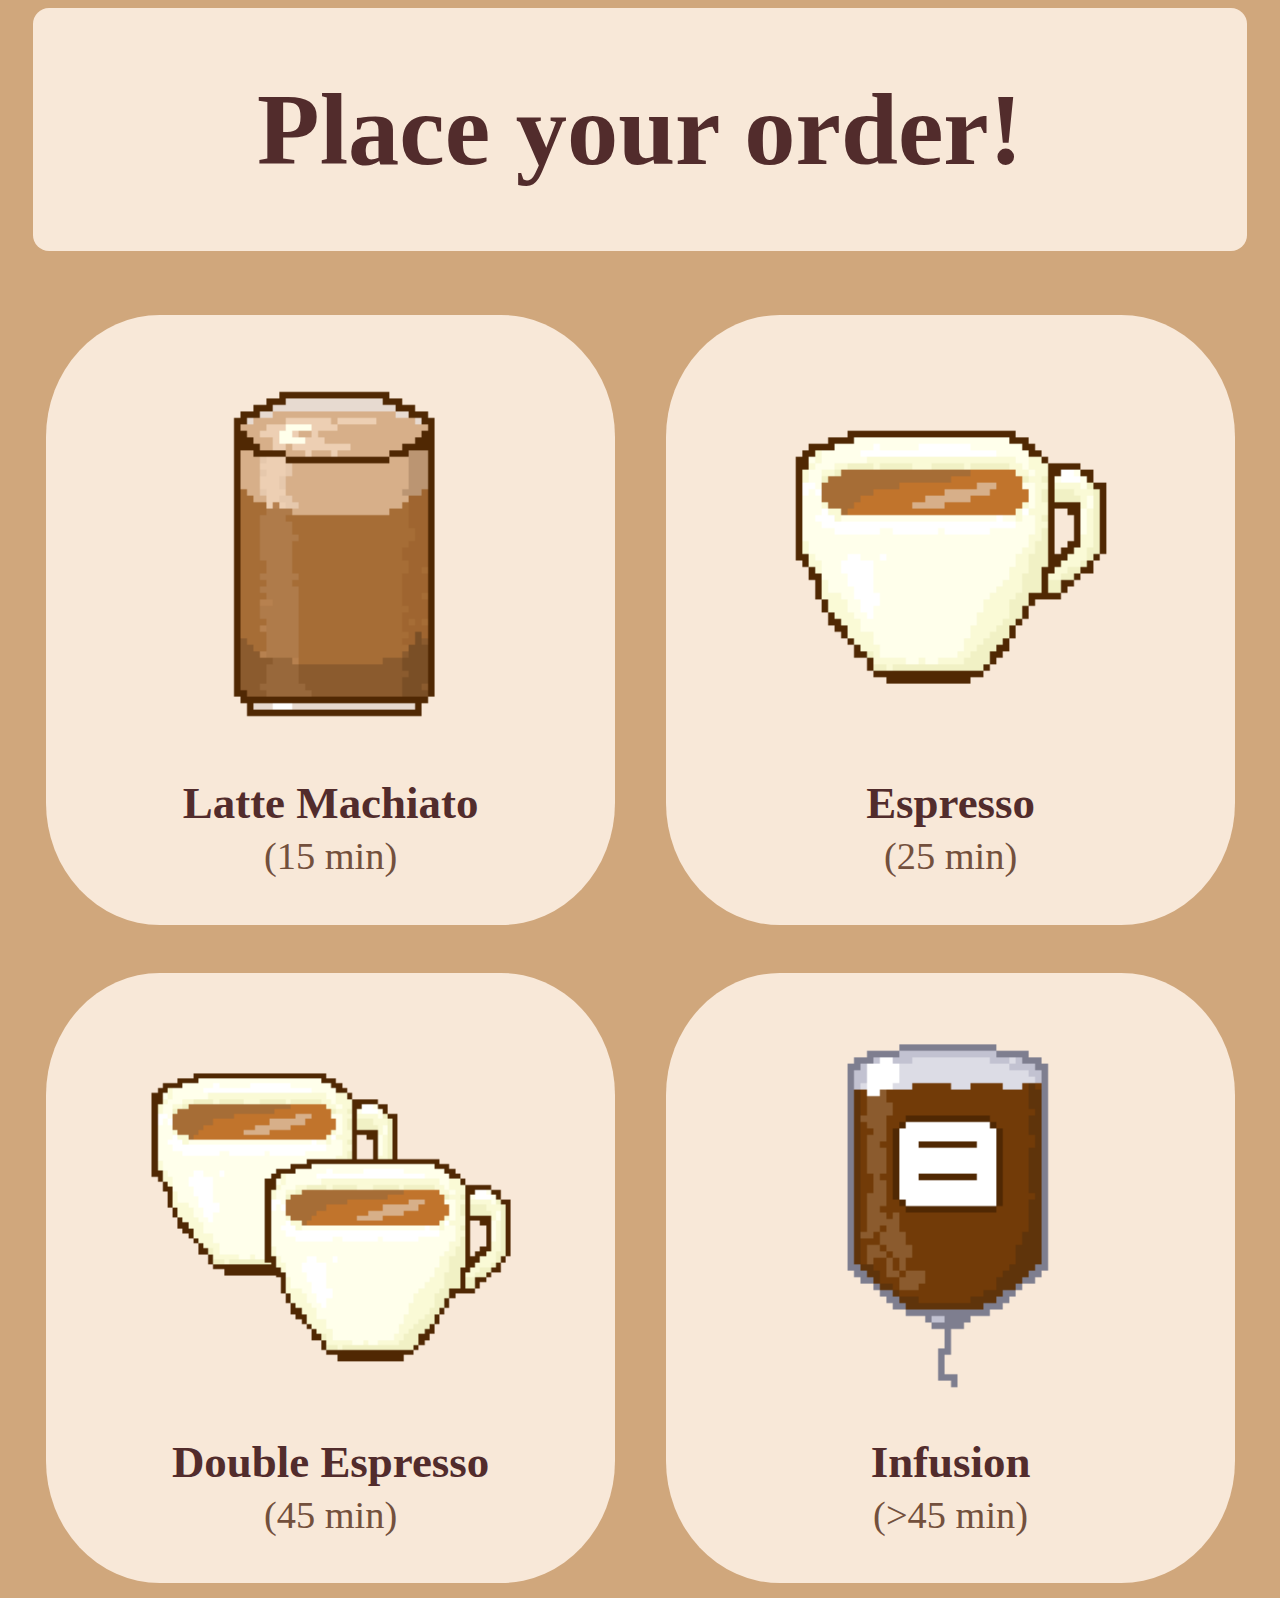
<file: index.html>
<!DOCTYPE html>
<html>
    
    <head>
        <title>Coffee Timer</title> 
        <link href="style.css" rel="stylesheet"> <!-- connect to CSS stylesheet via <link> or write CSS code in <style> -->
    </head>

    <body>

        <header>    
            <!-- put links to menu and already existing garden -->
        </header>

        <main> 
                <div class="start-menu">
                    <h1>Place your order!</h1>
                    <div class="image-grid">
                        <div class="coffee-type-box">
                            <img src="pictures/LatteMachiato.png" class="coffee-image">  
                            <h3>Latte Machiato</h3>
                            <p> (15 min) </p>  
                        </div>
                        <div class="coffee-type-box">
                            <img src="pictures/Espresso.png" class="coffee-image">
                            <h3>Espresso</h3>
                            <p> (25 min) </p>
                        </div>
                        <div class="coffee-type-box">
                            <img src="pictures/DoubleEspresso.png" class="coffee-image">
                            <h3>Double Espresso</h3>
                            <p> (45 min) </p>
                        </div>
                        <div class="coffee-type-box">
                            <img src="pictures/Infusion.png" class="coffee-image">
                            <h3>Infusion</h3>
                            <p> (>45 min)</p>
                        </div>                       
                    </div>
                </div>
            
        </main>

        <footer> <!-- additional info and links (copyright etc) -->
        </footer>

    </body>


</html>
</file>
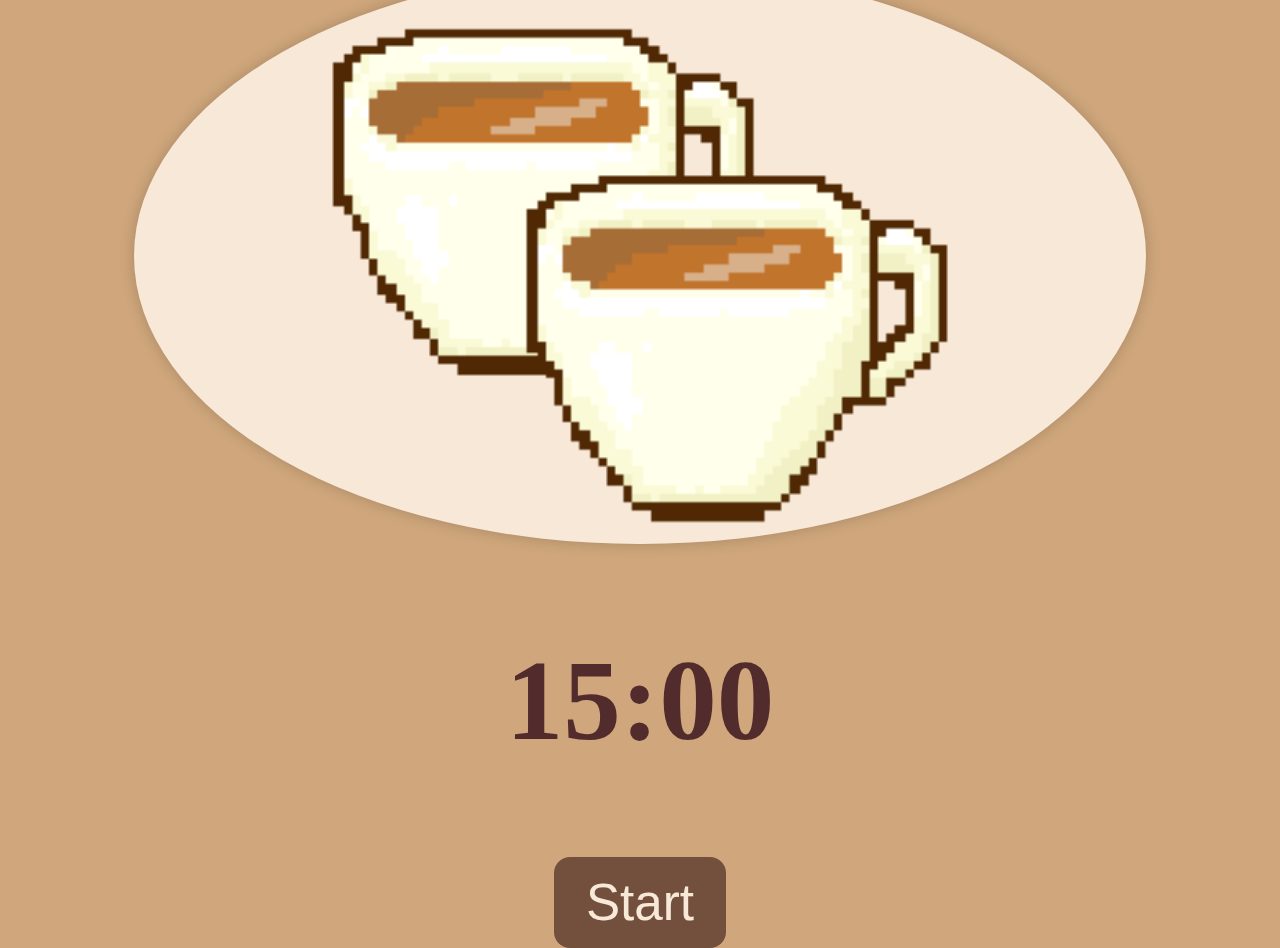
<file: DoubleEspresso.html>
<!DOCTYPE html>
<html>

    <head>
        <title>Double Espresso Timer</title> 
        <link href="style.css" rel="stylesheet"> 
    </head>

    <body>
        <div class="timer-body">
            <div class="timer-box">
                <img src="pictures/DoubleEspresso.png">
            </div>
            <div class="countdown">
                <h1 id="timer">45:00</h1>
            </div>            
            <button id="timer-button">Start</button>
        </div>

        <script src="script.js"></script>
    </body>

</html>
</file>
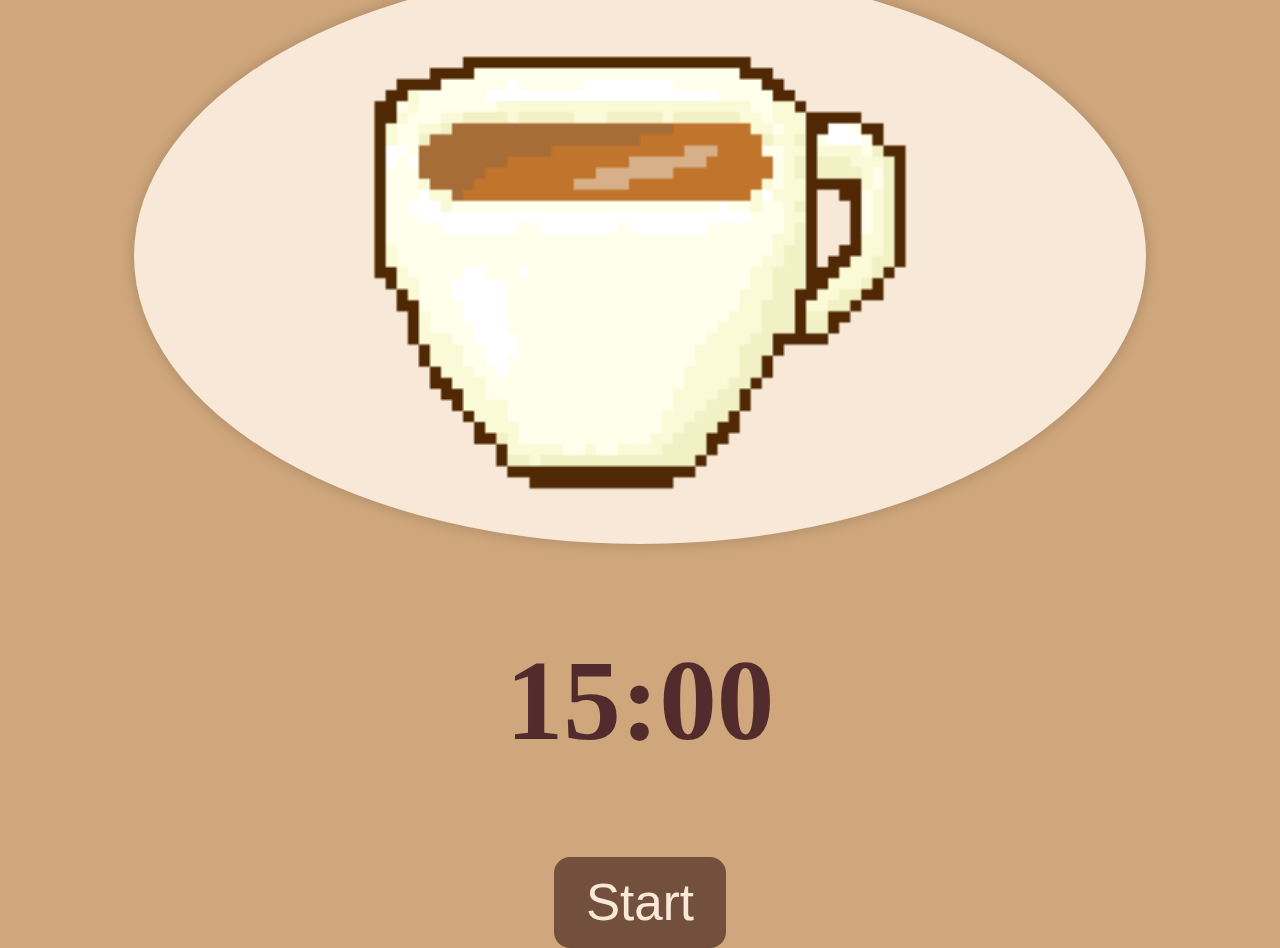
<file: Espresso.html>
<!DOCTYPE html>
<html>

    <head>
        <title>Espresso Timer</title> 
        <link href="style.css" rel="stylesheet"> 
    </head>

    <body>
        <div class="timer-body">
            <div class="timer-box">
                <img src="pictures/Espresso.png">
            </div>
            <div class="countdown">
                <h1 id="timer">25:00</h1>
            </div>            
            <button id="timer-button">Start</button>
        </div>

        <script src="script.js"></script>
    </body>

</html>
</file>
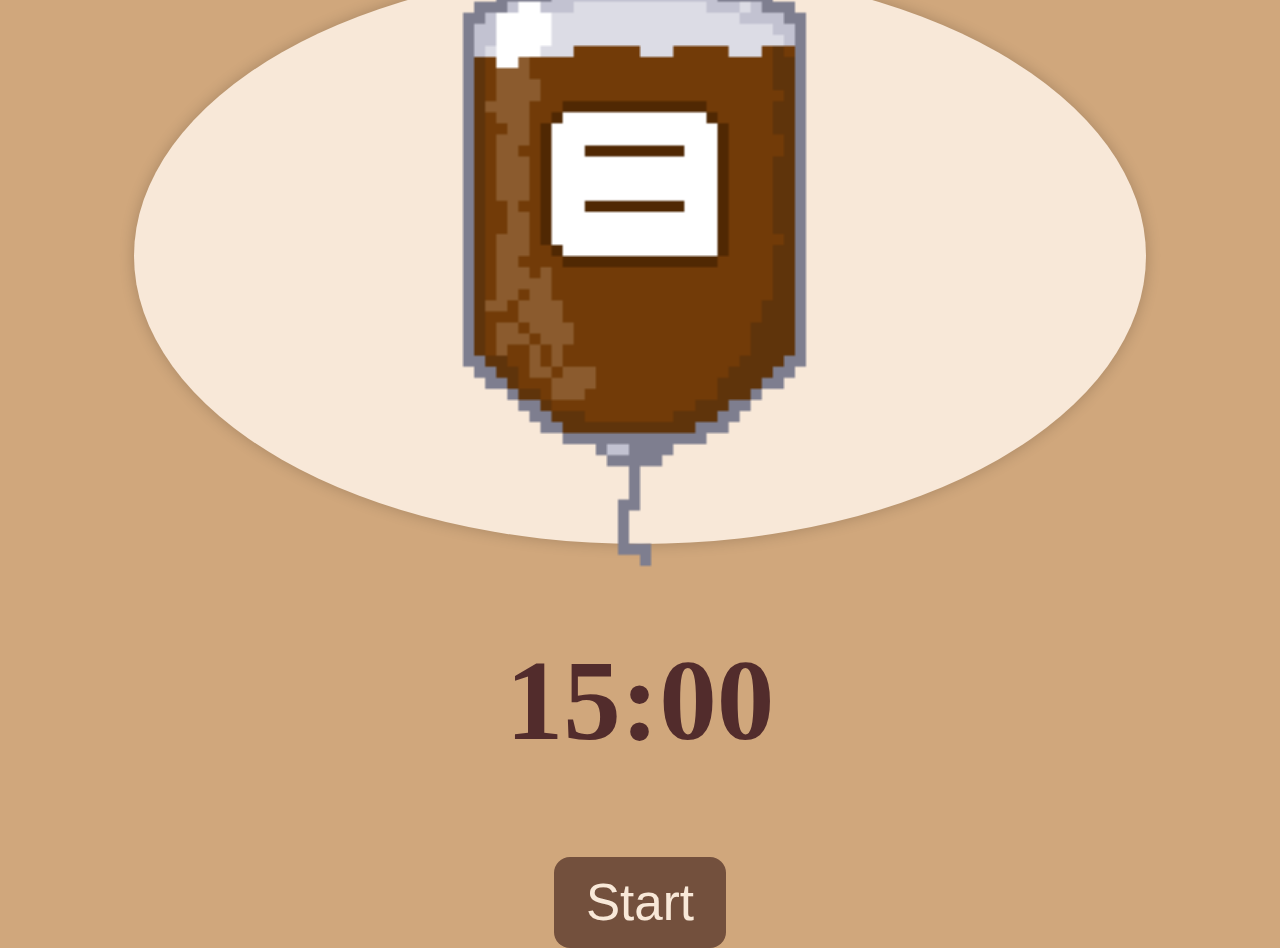
<file: Infusion.html>
<!DOCTYPE html>
<html>

    <head>
        <title>Infusion Timer</title> 
        <link href="style.css" rel="stylesheet"> 
    </head>

    <body data-countdown-start="60">
        <div class="timer-body">
            <div class="timer-box">
                <img src="pictures/Infusion.png">
            </div>
            <div class="countdown">
                <h1 id="timer"></h1>
            </div>            
            <button id="timer-button">Start</button>
        </div>

        <script src="script.js"></script>
    </body>

</html>
</file>
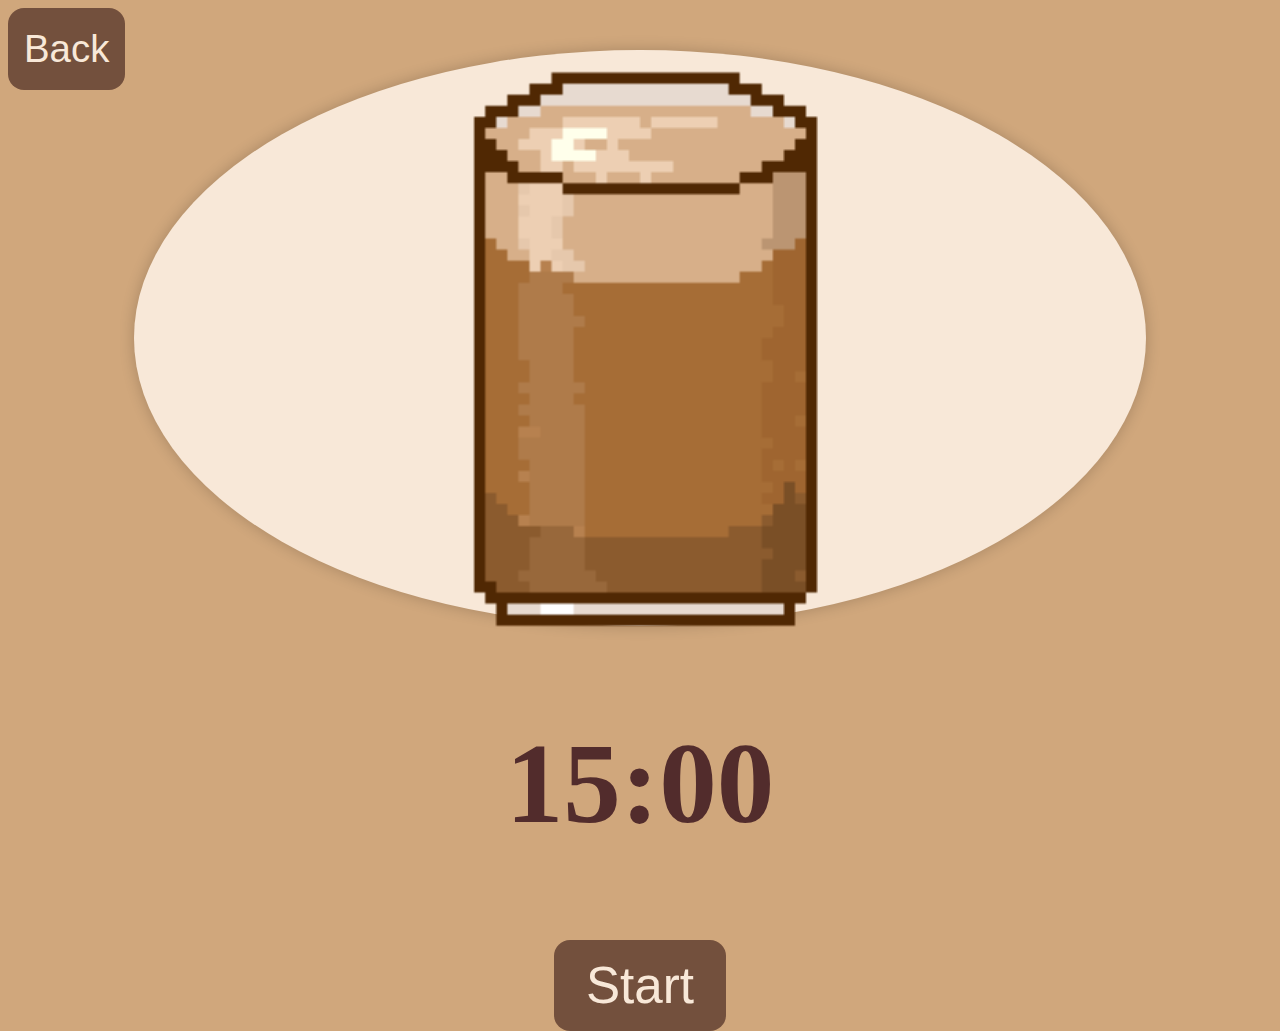
<file: LatteMacchiato.html>
<!DOCTYPE html>
<html>

    <head>
        <title>Latte Machiatto Timer</title> 
        <link href="style.css" rel="stylesheet"> 
    </head>

    <body data-countdown-start="15">
        <a href="index.html">
            <button id="back-button">Back</button>
        </a>
        <div class="timer-body">
            <div class="timer-box">
                <img src="pictures/LatteMachiatto.png">
            </div>
            <div class="countdown">
                <h1 id="timer"></h1>
            </div>            
            <button id="timer-button">Start</button>
        </div>

        <script src="script.js"></script>
    </body>

</html>
</file>
<file: style.css>
/* COLOR PALETTE */
   :root {
    --color-white: #ffffff;       /* pure white */
    --color-black: #000000;       /* pure black */
    --color-coffee: #d0a77c;
    --color-white-brown: #f8e8d8;
    --color-middle-brown:  	#73503d;
    --color-dark-brown: #522c2c;
   }


/* BODY */
body {
    background-color: var(--color-coffee);    /* set background color for body */
}


/* START MENU */
.start-menu h1 {
    width: 90%;     /* width relative to parent element (div "start-menu"); same size as image grid */
    margin: 0 auto;     /* centers header horizontally while still being box element */
    text-align: center;     /* center text */
    background-color: var(--color-white-brown);    /* set background color for text box */
    color: var(--color-dark-brown);     /* set color for header text */
    font-size: 8vw;     /* size relative to viewport (scales with browser size) */
    padding: 5% 3%;     /* relative to parent element (div "start-menu") */
    border-radius: 1rem;        /* relative to root (<html>); doesn't change with browser size; needs to be small because of overall size, otherwise left&right edges look 'cut off' */
}

.start-menu .image-grid {
    display: grid;                    /* enables grid layout */
    grid-template-columns: repeat(2, 1fr); /* 2 equal-width columns */
    grid-template-rows: repeat(2, 1fr);    /* 2 equal-height rows */
    column-gap: 9%;  /* ⬅ horizontal space between columns; creates slight right shift bc width is added to total width */
    row-gap: 4%;     /* ⬆ vertical space between rows */
    width: 90%;                       /* grid takes up 90% of the page width; in alignment with header */
    margin: 5% 3% 5% 3%;                /* centers the grid horizontally; adjust values after adding row-gap to make sure grid is centered on page*/
  }
  
.start-menu .image-grid .coffee-type-box {     /* create image boxes */
  background-color: var(--color-white-brown);       /* set color for image boxes */
  border-radius: 20%;     /* round egdes for image boxes */
  padding: 5%;        /* center images inside boxes */
  width: 100%;          /* image fills its grid cell */
  height: auto;         /* keeps the correct aspect ratio */
  object-fit: cover;    /* ensures images fill space nicely */
  transition: transform 0.8s ease; /* delays zoom */
  text-align: center;     /* shift all content in image box (text and pictures */
  font-size: 3vw;       /* size of text in image box */
  line-height: 0.5rem;    /* distance between heading and paragraph in image box */
  color: var(--color-middle-brown);    /* color for paragraphs */
}

.start-menu a {
  text-decoration: none;    /* remove underline from links */
}

.start-menu .image-grid .coffee-type-box img {
  width: 80%;     /* set width of image in image box to 80% relative to image box width (parent element) */
  height: auto;       /* keep ratios */
}

.start-menu .image-grid .coffee-type-box h3 {
  color: var(--color-dark-brown);      /* color of headings in image box */
}

.start-menu .image-grid .coffee-type-box:hover {
  transform: scale(1.05); /* optional: slight zoom on hover */
  background-color: var(--color-white);
}


/* TIMER PAGE */
.timer-body {                   /* work around to center timer box vertically and horizontally and not affect starting page */
  display: flex;                /* turn body into a flex container */
  flex-direction: column;    /* ⬅ stack children vertically */
  justify-content: center;      /* center horizontally */
  align-items: center;          /* center vertically */
  height: 100vh;                /* make body fill full viewport height */
  margin: 0;                    /* remove default body margin */
  gap:0.81rem;                     /* space between timer box and countdown text */
}

#back-button {
  background-color: var(--color-middle-brown);   /* button background color */
  color: var(--color-white-brown);       /* button text color */
  border: none;        /* remove default border */
  padding: 0.5em 1rem;     /* space inside button */
  font-size: 3vw;        /* size relative to viewport (scales with browser size) */
  border-radius: 1rem;       /* round edges */
  cursor: pointer;      /* change cursor on hover */
}

#back-button:hover {
  background-color: var(--color-dark-brown);    /* darker color on hover */
}

.timer-box {
  background-color: var(--color-white-brown);       /* set color for timer boxes */
  width: 70%;         /* width relative to parent element (div "timer-body") */
  height: 50%;        /* height relative to parent element (div "timer-body") */
  padding: 5%;        /* space inside box */
  border-radius: 50%;      /* round edges */
  box-shadow: 0 0 15px rgba(0, 0, 0, 0.2); /* subtle shadow for depth */
  display: flex;                /* turn timer box into a flex container */
  justify-content: center;      /* center horizontally */
  align-items: center;          /* center vertically */
}

.timer-box img {
  width: 80%;     /* set width of image in timer box to 70% relative to timer box width (parent element) */
  height: auto;       /* keep ratios */
}

.countdown h1 {
  font-size: 9vw;       /* size relative to viewport (scales with browser size) */
  color: var(--color-dark-brown);   /* set color for countdown text */
}

#timer-button {
  background-color: var(--color-middle-brown);   /* button background color */
  color: var(--color-white-brown);       /* button text color */
  border: none;        /* remove default border */
  padding: 1rem 2rem;     /* space inside button */
  font-size: 4vw;        /* size relative to viewport (scales with browser size) */
  border-radius: 1rem;       /* round edges */
  cursor: pointer;      /* change cursor on hover */
}

#timer-button:hover {
  background-color: var(--color-dark-brown);    /* darker color on hover */
}
</file>
